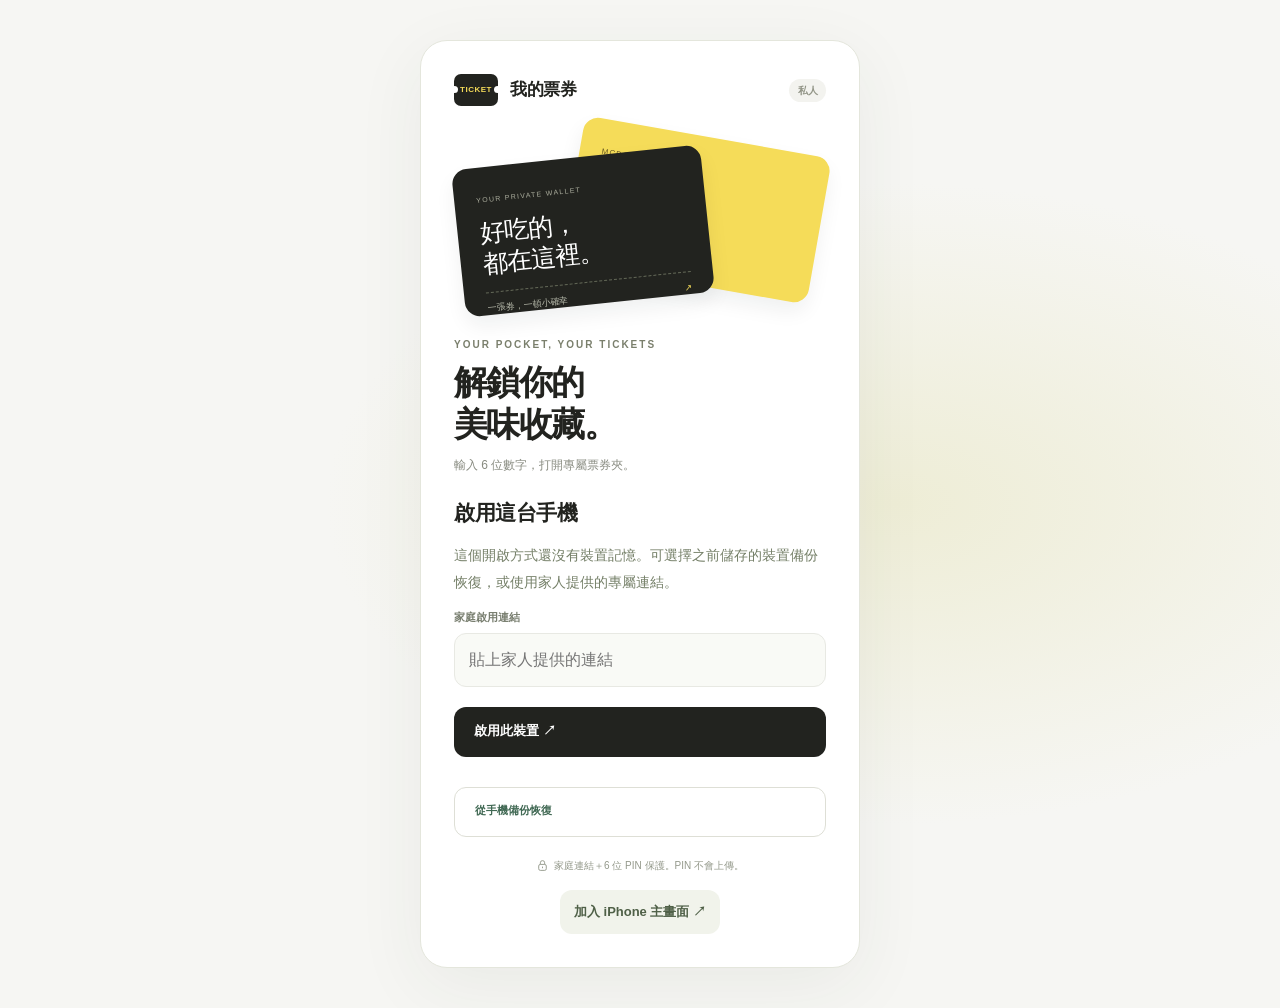
<file: docs/index.html>
<!doctype html>
<html lang="zh-Hant"><head>
<meta charset="UTF-8"><meta name="viewport" content="width=device-width,initial-scale=1,viewport-fit=cover">
<meta name="theme-color" content="#f6f6f3"><meta name="referrer" content="no-referrer"><meta name="robots" content="noindex,nofollow"><meta http-equiv="Content-Security-Policy" content="default-src 'self'; script-src 'self'; style-src 'self' 'unsafe-inline'; img-src 'self' data: blob:; connect-src 'self' https://private-voucher-vault.linyuxian517.chatgpt.site; object-src 'none'; base-uri 'self'; form-action 'self'">
<meta name="apple-mobile-web-app-capable" content="yes"><meta name="apple-mobile-web-app-status-bar-style" content="default"><meta name="apple-mobile-web-app-title" content="我的票券">
<link rel="manifest" href="./manifest.webmanifest?v=7"><link rel="icon" href="./favicon.svg?v=7" type="image/svg+xml"><link rel="apple-touch-icon" sizes="180x180" href="./apple-touch-icon.png?v=7"><meta name="mobile-web-app-capable" content="yes"><meta name="format-detection" content="telephone=no"><link rel="stylesheet" href="./style.css?v=7">
<title>我的票券 · 私密保管箱</title><script type="module" src="./app.js?v=7"></script></head>
<body><div id="notice" class="notice" role="status" hidden></div>
<section id="auth" class="auth-page">
 <div class="auth-panel">
  <div class="brand"><span class="brand-mark">TICKET</span><span>我的票券</span><span class="private-tag">私人</span></div>
  <div class="wallet-art" aria-hidden="true"><div class="art-ticket back"><span>MCDONALD’S</span><i></i><b>留一份好心情。</b></div><div class="art-ticket front"><span>YOUR PRIVATE WALLET</span><b>好吃的，<br>都在這裡。</b><div class="art-bottom">一張券，一頓小確幸 <span>↗</span></div></div></div>
  <div class="auth-heading"><span class="eyebrow">YOUR POCKET, YOUR TICKETS</span><h1>解鎖你的<br>美味收藏。</h1><p class="subtitle">輸入 6 位數字，打開專屬票券夾。</p></div>
  <div id="setupInfo" class="warning" hidden></div>
  <section id="activation" class="activation" hidden><h2>啟用這台手機</h2><p>這個開啟方式還沒有裝置記憶。可選擇之前儲存的裝置備份恢復，或使用家人提供的專屬連結。</p><form id="activationForm"><label for="familyLinkInput">家庭啟用連結</label><input id="familyLinkInput" type="password" autocomplete="off" autocapitalize="off" spellcheck="false" placeholder="貼上家人提供的連結" required><button id="activateSubmit" class="btn primary wide" type="submit">啟用此裝置 ↗</button></form><label class="btn outline wide recovery-button">從手機備份恢復<input id="deviceRecoveryFile" type="file" accept="application/json,.json" hidden></label></section>
 <form id="authForm">
   <label for="password">6 位數字 PIN</label><input id="password" class="pin-input" type="password" inputmode="numeric" pattern="[0-9]{6}" minlength="6" maxlength="6" autocomplete="current-password" placeholder="••••••" enterkeyhint="go" autocapitalize="off" spellcheck="false" aria-label="六位數字保管箱密碼" required>
   <div id="confirmWrap" hidden><label for="confirm">再輸入一次</label><input id="confirm" class="pin-input" type="password" inputmode="numeric" pattern="[0-9]{6}" minlength="6" maxlength="6" autocomplete="new-password" placeholder="••••••" enterkeyhint="go" autocapitalize="off" spellcheck="false" aria-label="再次輸入六位數字密碼"></div>
<button id="authSubmit" class="btn primary wide" type="submit">打開我的票券 <span>↗</span></button>
  </form>
  <p id="authError" class="error" role="alert" hidden></p>
  <div class="legal"><svg viewBox="0 0 24 24" fill="none" stroke="currentColor" stroke-width="1.7" aria-hidden="true"><rect x="5" y="10" width="14" height="11" rx="3"/><path d="M8 10V7a4 4 0 018 0v3"/><path d="M12 14v3"/></svg><span>家庭連結＋6 位 PIN 保護。PIN 不會上傳。</span></div>
 <button type="button" id="installHelpAuth" class="install-link">加入 iPhone 主畫面 ↗</button><p id="standaloneHint" class="standalone-hint" hidden>已從主畫面開啟 · 我的票券</p>
 </div>
</section>
<div id="main" hidden>
<header class="header"><div class="container header-inner"><div class="brand"><span class="brand-mark">TICKET</span><span>我的票券</span></div><div class="header-actions"><button type="button" id="refreshBtn" class="sync-button" aria-label="重新同步票券"><span class="sync-chip" id="syncState">同步中</span></button><button class="icon-btn" id="settingsBtn" aria-label="保管箱設定"><svg viewBox="0 0 24 24" fill="none" stroke="currentColor" stroke-width="1.7" aria-hidden="true"><path d="M4 7h16M4 17h16"/><circle cx="9" cy="7" r="3" fill="white"/><circle cx="15" cy="17" r="3" fill="white"/></svg></button><button class="icon-btn" id="logoutBtn" aria-label="鎖定保管箱"><svg viewBox="0 0 24 24" fill="none" stroke="currentColor" stroke-width="1.7" aria-hidden="true"><rect x="5" y="10" width="14" height="11" rx="3"/><path d="M8 10V7a4 4 0 018 0v3"/><path d="M12 14v3"/></svg></button></div></div></header>
<main class="container">
 <section class="hero"><div class="hero-copy"><span class="eyebrow">YOUR PRIVATE TICKET WALLET</span><h2>今天想吃什麼？</h2><p>家人的票券，隨時準備好。</p><span class="hero-private"><svg viewBox="0 0 24 24" fill="none" stroke="currentColor" stroke-width="1.7" aria-hidden="true"><rect x="5" y="10" width="14" height="11" rx="3"/><path d="M8 10V7a4 4 0 018 0v3"/><path d="M12 14v3"/></svg> 家人專屬票券夾</span></div><div class="hero-art" aria-hidden="true"><div class="mini-ticket"><span>McDonald’s</span><b>好心情<br>兌換中。</b><i></i><span>KEEP IT IN YOUR POCKET</span></div><div class="art-circle">M</div></div></section>
 <section class="stat-row" aria-label="票券統計"><div class="stat available"><div>已確認未用</div><strong id="countUnused">0</strong><small>張票券</small></div><div class="stat"><div>已經使用</div><strong id="countUsed">0</strong><small>張票券</small></div><div class="stat"><div>已經過期</div><strong id="countExpired">0</strong><small>張票券</small></div></section>
 <section class="content-head"><div><h3>口袋裡的票券</h3><p id="listSubtitle">正在整理你的收藏…</p></div><div class="add-actions"><button type="button" class="btn outline" id="batchAdd"><svg viewBox="0 0 24 24" fill="none" stroke="currentColor" stroke-width="1.7" aria-hidden="true"><rect x="5" y="5" width="15" height="15" rx="3"/><path d="M5 15l4-4 5 6 3-3 3 4M2 15V5a3 3 0 013-3h10"/><circle cx="15" cy="10" r="1"/></svg><span>批次匯入</span></button><button type="button" class="btn primary" id="addBtn"><svg viewBox="0 0 24 24" fill="none" stroke="currentColor" stroke-width="1.8" aria-hidden="true"><path d="M12 5v14M5 12h14"/></svg><span>新增票券</span></button></div></section>
 <input type="file" id="batchFiles" multiple accept="image/jpeg,image/png,image/webp" hidden>
 <section class="toolbar"><div class="tabs" role="tablist" aria-label="使用狀態"><button class="tab" data-filter="unconfirmed" role="tab" aria-selected="false">待確認 <span id="countUnconfirmed">0</span></button><button class="tab active" data-filter="unused" role="tab" aria-selected="true">未使用</button><button class="tab" data-filter="used" role="tab" aria-selected="false">已使用</button><button class="tab" data-filter="expired" role="tab" aria-selected="false">已過期</button><button class="tab" data-filter="all" role="tab" aria-selected="false">全部</button></div><div class="toolbar-right"><input id="search" enterkeyhint="search" type="search" placeholder="搜尋品項" aria-label="搜尋品項"><select id="sort" aria-label="排序"><option value="expiry">快到期優先</option><option value="recent">最近更新</option><option value="name">品項名稱</option></select></div></section>
 <div id="offlineMessage" class="warning" hidden>目前離線，可查看已載入的票券；新增和修改需連線。</div><div id="pendingMessage" class="warning" hidden>票券加密儲存中，請保持網站開啟。</div>
 <section id="cards" class="cards" aria-live="polite"></section>
 <footer class="footer"><svg viewBox="0 0 24 24" fill="none" stroke="currentColor" stroke-width="1.7" aria-hidden="true"><rect x="5" y="10" width="14" height="11" rx="3"/><path d="M8 10V7a4 4 0 018 0v3"/><path d="M12 14v3"/></svg><span>你的私人收藏 · 加密保存，安心出示</span></footer>
</main></div>
<div id="identityPrompt" hidden></div><button id="customName" hidden></button>
<div id="modal" class="modal-layer" hidden><div class="dialog" role="dialog" aria-modal="true" aria-labelledby="modalTitle"><div class="dialog-head"><div><span id="modalEyebrow" class="eyebrow"></span><h3 id="modalTitle">票券</h3></div><button type="button" id="closeModal" class="close-btn" aria-label="關閉">×</button></div><div id="modalBody"></div></div></div>
</body></html>
</file>
<file: docs/style.css>
:root{--bg:#f6f6f3;--ink:#22231f;--muted:#888b80;--line:#e8e9e3;--yellow:#f5dc59;--green:#416954;color-scheme:light;font-family:-apple-system,BlinkMacSystemFont,'PingFang TC','Noto Sans TC','Microsoft JhengHei',sans-serif}*{box-sizing:border-box}body{margin:0;background:var(--bg);color:var(--ink);line-height:1.5;-webkit-text-size-adjust:100%}button,input,select,textarea{font:inherit}button{cursor:pointer}button:disabled{opacity:.45;cursor:wait}[hidden]{display:none!important}svg{width:22px;height:22px;flex-shrink:0}button:focus-visible,a:focus-visible{outline:3px solid #c7a624;outline-offset:4px}input:focus,textarea:focus,select:focus{outline:0;border-color:#55584d;box-shadow:0 0 0 3px #eaeacb}button{touch-action:manipulation}.container{max-width:1060px;margin:auto;padding:0 32px}.brand{display:flex;align-items:center;gap:12px;font-size:17px;font-weight:750;letter-spacing:-.5px}.brand-mark{display:flex;align-items:center;justify-content:center;font-size:8px;font-weight:850;letter-spacing:.5px;width:44px;height:32px;border-radius:7px;background:var(--ink);color:var(--yellow);position:relative}.brand-mark:before,.brand-mark:after{content:'';width:7px;height:7px;background:var(--bg);border-radius:50%;position:absolute;top:12px}.brand-mark:before{left:-3px}.brand-mark:after{right:-3px}.private-tag{margin-left:auto;background:#f3f3ef;color:#929587;border-radius:20px;padding:4px 9px;font-size:10px;font-weight:600}.eyebrow{display:block;font-size:10px;font-weight:650;letter-spacing:2px;color:#7a7f6c}.btn{display:inline-flex;align-items:center;justify-content:center;gap:8px;border:0;min-height:45px;padding:12px 19px;border-radius:12px;font-size:13px;font-weight:650;line-height:1.3;transition:transform .15s,background .15s}.btn:active{transform:scale(.97)}.btn.primary{background:var(--ink);color:white}.btn.primary:hover{background:#3b3d34}.btn.outline{background:#fff;border:1px solid #dedfd6;color:#505448}.btn.green{background:#416954;color:white}.btn.danger{background:#fff0ed;color:#b85141}.btn.wide{width:100%}.btn.mini{min-height:36px;padding:8px 13px}.text-btn{background:none;border:0;color:#6d735e;font-size:12px;padding:8px 0}.auth-page{min-height:100dvh;display:flex;align-items:center;justify-content:center;padding:40px 20px;background:radial-gradient(ellipse at 50% 20%,#f0efdd 0,transparent 55%),var(--bg)}.auth-panel{width:100%;max-width:410px;padding:30px;border:1px solid #e4e6dc;background:#fff;border-radius:27px;box-shadow:0 18px 70px #373a3010}.auth-panel .brand-mark:before,.auth-panel .brand-mark:after{background:white}.wallet-art{height:174px;margin:24px 0 27px;position:relative}.art-ticket{position:absolute;border-radius:15px;padding:18px 22px;width:250px;height:148px;box-shadow:0 10px 20px #161d1910}.art-ticket.back{background:var(--yellow);right:5px;top:0;transform:rotate(10deg);color:#6c5d24}.art-ticket.back span{font-size:8px;letter-spacing:1px}.art-ticket.back b{display:block;margin-top:45px;font-size:17px}.art-ticket.front{background:var(--ink);color:white;left:4px;top:21px;transform:rotate(-6deg)}.art-ticket.front>span{font-size:7px;color:#acae9e;letter-spacing:1.3px}.art-ticket.front>b{display:block;font-weight:550;font-size:25px;line-height:1.25;margin-top:8px;letter-spacing:-.8px}.art-bottom{border-top:1px dashed #636857;margin-top:12px;padding-top:9px;color:#babdae;font-size:9px;display:flex;justify-content:space-between}.art-bottom span{color:var(--yellow)}.auth-heading h1{font-size:34px;line-height:1.23;font-weight:650;letter-spacing:-1.6px;margin:10px 0 10px}.subtitle{font-size:12px;color:var(--muted);margin:0 0 23px}.auth-panel label{display:block;font-size:11px;font-weight:650;color:#777d6e;margin:13px 0 7px}.pin-input{width:100%;height:58px;border-radius:12px;border:1px solid #e2e4db;background:#f9faf6;text-align:center;font-size:25px;letter-spacing:17px;text-indent:17px;color:var(--ink);font-variant-numeric:tabular-nums}.pin-input::placeholder{color:#c5c8ba}.auth-panel .wide{margin-top:20px;min-height:50px;border-radius:12px;justify-content:space-between;padding:15px 20px}.legal{display:flex;align-items:center;justify-content:center;gap:5px;margin-top:20px;font-size:10px;color:#93988a;line-height:1.7}.legal svg{width:13px;height:13px}.error{color:#b35644;background:#fff1ec;border-radius:10px;padding:11px 13px;font-size:12px}.header{position:sticky;top:0;z-index:5;background:#f6f6f3ed;backdrop-filter:blur(16px);border-bottom:1px solid #e7e8df}.header-inner{display:flex;align-items:center;justify-content:space-between;min-height:77px;gap:10px}.header-actions{display:flex;align-items:center;gap:8px}.icon-btn{display:flex;align-items:center;justify-content:center;background:#fff;border:1px solid #e0e2d8;width:39px;height:39px;border-radius:12px;color:#565d4f}.icon-btn svg{width:19px;height:19px}.sync-chip{font-size:10px;color:#7a8972;margin-right:6px;white-space:nowrap}.sync-chip.offline{color:#b6804c}.hero{display:flex;justify-content:space-between;gap:22px;align-items:center;padding:38px 38px;background:#ebeddf;border-radius:25px;margin:30px 0 17px;position:relative;overflow:hidden;min-height:250px}.hero-copy{position:relative;z-index:1}.hero h2{font-size:42px;font-weight:650;line-height:1.17;letter-spacing:-2px;margin:12px 0 13px}.hero p{color:#898e7a;font-size:12px;margin:0}.hero-private{display:flex;align-items:center;gap:5px;font-size:10px;margin-top:20px;color:#6f795e}.hero-private svg{width:13px;height:13px}.hero-art{width:250px;height:200px;position:relative;flex-shrink:0}.mini-ticket{width:177px;height:194px;background:#fffef8;box-shadow:0 16px 30px #444b1b14;border-radius:15px;transform:rotate(12deg);position:absolute;right:31px;top:5px;padding:20px 21px;color:#2b3024}.mini-ticket>span:first-child{font-size:9px;font-weight:700}.mini-ticket b{display:block;margin:19px 0 20px;font-size:29px;line-height:1.2;font-weight:600;letter-spacing:-1px}.mini-ticket i{display:block;border-top:1px dashed #d7dacc;margin-bottom:13px}.mini-ticket>span:last-child{font-size:6px;letter-spacing:1.1px;color:#9b9f8d}.art-circle{position:absolute;right:0;bottom:0;border:5px solid #ebeddf;background:#f5dc59;color:#6e5c23;width:76px;height:76px;border-radius:50%;display:grid;place-items:center;font-family:Georgia,serif;font-weight:850;font-size:42px;transform:rotate(-9deg)}.stat-row{display:grid;grid-template-columns:repeat(3,1fr);gap:12px;margin-bottom:37px}.stat{position:relative;border:1px solid #e4e7dc;border-radius:18px;padding:18px 23px;background:transparent}.stat.available{background:var(--ink);color:#fafbf4;border-color:var(--ink)}.stat>div{font-size:11px;color:#92998a}.stat.available>div{color:#bdc3af}.stat strong{display:inline-block;font-size:36px;line-height:1.3;font-weight:550;letter-spacing:-1px;margin-top:5px}.stat small{font-size:10px;color:#9ca291;margin-left:9px}.stat.available strong{color:var(--yellow)}.content-head{display:flex;align-items:center;justify-content:space-between;gap:18px;margin-bottom:19px}.content-head h3{font-size:22px;font-weight:650;letter-spacing:-.6px;margin:0 0 4px}.content-head p{margin:0;color:#9a9f90;font-size:11px}.add-actions{display:flex;gap:8px}.add-actions svg{width:16px;height:16px}.toolbar{display:flex;align-items:center;justify-content:space-between;gap:12px;margin-bottom:19px}.tabs{display:flex;gap:4px;border-radius:12px;background:#e9ece3;padding:4px}.tab{min-height:38px;padding:9px 14px;border:0;border-radius:9px;color:#8a9280;background:transparent;font-size:12px;font-weight:550;white-space:nowrap}.tab.active{color:#353c2e;background:#fff;box-shadow:0 1px 4px #31431708}.toolbar-right{display:flex;gap:7px}.toolbar-right input,.toolbar-right select{height:43px;padding:0 12px;background:transparent;border:1px solid #e0e4d9;border-radius:10px;font-size:11px;min-width:0;color:#747f67}.toolbar-right input{width:165px}.toolbar-right select{width:113px}.cards{display:grid;grid-template-columns:repeat(2,minmax(0,1fr));gap:16px}.card{position:relative;border-radius:21px;background:white;box-shadow:0 4px 13px #33472405;border:1px solid #e8ebe3;padding:20px 23px;min-width:0;overflow:hidden}.card-label{display:flex;justify-content:space-between;align-items:center;gap:12px;font-size:11px;color:#828b74;margin-bottom:21px}.card-label>span:first-child{letter-spacing:.1px;font-weight:700}.pill{font-size:9px;font-weight:550;padding:4px 8px;border-radius:6px;white-space:nowrap}.pill.unused{color:#6c795c;background:#f0f4e9}.pill.used{color:#8f9786;background:#f0f1ed}.pill.expired{color:#ae8260;background:#fbf2e9}.card-top{display:flex;gap:15px;align-items:center;min-height:68px}.food-emoji{width:59px;height:59px;border-radius:15px;background:#fff8e3;display:flex;align-items:center;justify-content:center;flex-shrink:0}.food-emoji svg{width:38px;height:38px}.card-head{min-width:0;flex:1}.card-head strong{display:block;font-size:16px;font-weight:650;line-height:1.55;overflow-wrap:anywhere;letter-spacing:-.25px}.meta{color:#a0a692;font-size:10px;margin-top:5px}.used-by{color:#969e8b;font-size:10px;margin-top:5px}.card-bottom{display:flex;gap:10px;border-top:1px dashed #e1e6d8;margin-top:22px;padding-top:18px}.card-bottom .btn{flex:1;min-height:41px;font-size:11px;white-space:nowrap;padding:11px 8px;border-radius:10px}.card:before,.card:after{content:'';position:absolute;width:18px;height:18px;border-radius:50%;background:var(--bg);bottom:67px;border:1px solid #e8ebe3}.card:before{left:-10px}.card:after{right:-10px}.empty{grid-column:1/-1;border:1px dashed #d6ddcc;border-radius:22px;min-height:210px;display:flex;align-items:center;justify-content:center;flex-direction:column;color:#9aa38c;padding:30px 18px;font-size:11px;gap:7px}.empty b{font-size:16px;color:#788565;font-weight:600;margin-top:5px}.empty-icon{display:grid;place-items:center;background:#edf0e5;border-radius:14px;width:54px;height:54px;color:#a8b196;transform:rotate(-8deg)}.empty-icon svg{width:25px;height:25px}.footer{display:flex;align-items:center;justify-content:center;gap:6px;color:#a6ad99;font-size:10px;padding:32px 0 45px}.footer svg{width:13px;height:13px}.notice{position:fixed;bottom:max(24px,env(safe-area-inset-bottom));left:50%;transform:translateX(-50%);z-index:101;background:#24291f;color:#fafcf4;padding:13px 19px;border-radius:12px;box-shadow:0 8px 30px #15241120;font-size:12px;max-width:90vw;text-align:center}.warning{padding:13px 16px;background:#fbf4dd;color:#9c8444;border:1px solid #efe5bf;border-radius:12px;font-size:12px;margin:15px 0}.modal-layer{position:fixed;inset:0;background:#1b251bbb;backdrop-filter:blur(8px);display:flex;align-items:center;justify-content:center;padding:20px;z-index:50}.dialog{width:100%;max-width:520px;max-height:90dvh;overflow:auto;background:#fff;border-radius:25px;padding:28px;box-shadow:0 20px 60px #10200d30}.dialog-head{display:flex;justify-content:space-between;align-items:flex-start;gap:15px;margin-bottom:22px}.dialog-head h3{font-size:23px;font-weight:650;letter-spacing:-.6px;margin:8px 0 0;line-height:1.4;overflow-wrap:anywhere}.close-btn{width:35px;height:35px;border:0;background:#f3f5ee;border-radius:50%;font-size:23px;font-weight:300;color:#939d85;flex-shrink:0}.edit-form label{display:block;font-size:12px;font-weight:550;margin-bottom:18px;color:#737e65}.edit-form input,.edit-form textarea{display:block;width:100%;border:1px solid #e0e6d8;border-radius:11px;padding:12px 14px;margin-top:7px;background:#fbfcf9;color:#333f2b;font-size:14px}.edit-form textarea{min-height:80px;resize:vertical}.edit-form input[type=file]{font-size:11px}.row-actions{display:flex;flex-wrap:wrap;gap:9px;margin-top:22px}.row-actions .btn{flex:1}.details,.muted{font-size:12px;color:#929d82;line-height:1.9}.details{color:#7d8b6a}.form-note{font-size:10px;color:#a1aa91;line-height:1.7;margin:-8px 0 19px}.preview-cover{background:#f6f8f1;border:1px solid #e7ecdf;border-radius:19px;text-align:center;padding:30px 15px;margin:20px 0}.preview-lock{display:grid;place-items:center;border-radius:50%;background:#eaf0e1;width:52px;height:52px;margin:0 auto 15px;color:#899776}.preview-lock svg{width:23px;height:23px}.preview-cover strong{font-size:16px;font-weight:600;color:#6b7b56}.preview-cover .btn{margin-top:8px}.photo-scroll{max-height:56dvh;overflow:auto;overscroll-behavior:contain;background:#f4f6f0;border-radius:12px;margin-top:12px;padding:8px;text-align:center}.voucher-image{display:block;max-width:100%;height:auto;margin:0 auto;border-radius:10px}.photo-scroll.zoom .voucher-image{width:650px;max-width:none}.privacy-tag{font-size:12px;color:#778c61;background:#eef5e6;border-radius:11px;padding:13px 15px}.modal-open{overflow:hidden}
@media(min-width:1050px){.auth-panel{max-width:440px;padding:33px}.auth-page{background:radial-gradient(ellipse at 70% 50%,#eeedd6 0,transparent 45%),#f6f6f3}.auth-panel .wallet-art{margin-top:30px}.hero h2{font-size:46px}.hero-art{margin-right:25px}}
@media(max-width:720px){.container{padding:0 20px}.header-inner{min-height:68px}.brand{font-size:16px;gap:9px}.brand-mark{width:40px;height:29px;font-size:7px}.brand-mark:before,.brand-mark:after{top:11px}.header-actions{gap:6px}.sync-chip{font-size:9px;margin-right:3px}.icon-btn{width:35px;height:35px;border-radius:11px}.hero{padding:27px 23px;margin:20px 0 13px;border-radius:22px;min-height:225px;gap:8px}.hero h2{font-size:33px;letter-spacing:-1.5px;margin-top:12px}.hero .eyebrow{font-size:7px;letter-spacing:1.3px}.hero p{font-size:10px;max-width:156px}.hero-private{margin-top:15px;font-size:9px}.hero-art{width:118px;height:159px}.mini-ticket{width:117px;height:151px;right:0;top:0;border-radius:12px;padding:17px 13px}.mini-ticket>span:first-child{font-size:7px}.mini-ticket b{font-size:22px;margin:16px 0 17px}.mini-ticket i{margin-bottom:10px}.mini-ticket>span:last-child{font-size:4px;letter-spacing:.5px}.art-circle{width:50px;height:50px;font-size:26px;right:-9px;bottom:-11px;border-width:4px}.stat-row{gap:9px;margin-bottom:28px}.stat{padding:14px 13px;border-radius:15px}.stat>div{font-size:9px}.stat strong{font-size:28px;margin-top:5px;display:block}.stat small{display:block;font-size:8px;margin:0}.content-head{align-items:flex-start;gap:12px;margin-bottom:18px}.content-head h3{font-size:20px}.content-head p{font-size:10px}.add-actions{position:fixed;bottom:0;left:0;right:0;z-index:7;padding:13px 20px calc(13px + env(safe-area-inset-bottom));background:#f6f6f3ef;backdrop-filter:blur(15px);border-top:1px solid #e3e8d9;gap:10px}.add-actions .btn{flex:1;min-height:46px;border-radius:12px}.toolbar{flex-direction:column;align-items:stretch;gap:12px;margin-bottom:17px}.tabs{justify-content:space-between;background:#e8ece1;border-radius:11px}.tab{flex:1;padding:9px 10px;font-size:11px;min-height:36px}.toolbar-right{width:100%;gap:9px}.toolbar-right input{flex:1;width:0;height:40px}.toolbar-right select{width:115px;height:40px}.cards{grid-template-columns:1fr;gap:14px}.card{padding:19px 20px;border-radius:20px}.card-label{margin-bottom:18px;font-size:10px}.card-head strong{font-size:16px}.card-bottom{margin-top:19px;padding-top:16px}.card-bottom .btn{min-height:42px;font-size:11px}.card:before,.card:after{bottom:65px}.footer{padding:27px 0 calc(115px + env(safe-area-inset-bottom));font-size:9px}.notice{bottom:calc(90px + env(safe-area-inset-bottom));font-size:11px}.modal-layer{padding:0;align-items:flex-end}.dialog{border-radius:25px 25px 0 0;max-height:92dvh;padding:26px 22px calc(27px + env(safe-area-inset-bottom))}.dialog-head h3{font-size:22px}.auth-page{padding:25px 20px}.auth-panel{padding:25px;box-shadow:none;border-radius:24px}.auth-heading h1{font-size:32px}.wallet-art{height:157px;margin:20px 0 24px}.art-ticket{height:137px;width:226px;padding:16px 20px}.art-ticket.front>b{font-size:23px}.art-bottom{margin-top:9px;padding-top:8px}.art-ticket.back{right:0}.legal{font-size:9px}}
@media(max-width:360px){.container{padding:0 15px}.hero{padding:24px 18px}.hero h2{font-size:29px}.hero-art{width:100px}.mini-ticket{width:101px}.mini-ticket b{font-size:20px}.hero p{font-size:9px}.hero-private{font-size:8px}.auth-panel{padding:22px}.art-ticket{width:205px}.art-ticket.front{left:0}.wallet-art{margin-top:17px}.sync-chip{display:none}}
@media(prefers-reduced-motion:reduce){*{transition:none!important}}

.pill.unconfirmed{color:#937123;background:#fff4d4}.tabs{overflow-x:auto}.tab{white-space:nowrap}#countUnconfirmed{font-variant-numeric:tabular-nums;margin-left:3px}@media(max-width:380px){.tab{padding:9px 7px;font-size:10px}}

/* Phone and Home Screen layout. Keep system zoom and text scaling available. */
:root{--safe-top:env(safe-area-inset-top,0px);--safe-bottom:env(safe-area-inset-bottom,0px)}
html{scroll-padding-top:100px}body{min-height:100svh}button,a,input,select,textarea{-webkit-tap-highlight-color:transparent}.sync-button{border:1px solid var(--line);background:#fff;border-radius:12px;min-height:44px;padding:0 11px}.sync-button .sync-chip{margin:0;font-size:11px}.install-link{display:block;margin:16px auto 0;padding:10px 14px;min-height:44px;border:0;background:#f1f3eb;border-radius:12px;color:#4f6047;font-size:13px;font-weight:650}.standalone-hint{text-align:center;font-size:12px;color:#6e7d61;margin:16px 0 0}.install-guide{color:#68745c;font-size:15px;line-height:1.8}.install-app-icon{display:flex;align-items:center;gap:14px;margin-bottom:22px}.install-app-icon img{border-radius:15px;flex-shrink:0}.install-app-icon strong{display:block;font-size:19px;color:var(--ink)}.install-app-icon span{display:block;font-size:13px;margin-top:3px}.install-guide h4{color:var(--ink);font-size:20px}.install-steps{padding-left:26px;margin:0}.install-steps li{padding-left:5px;margin-bottom:20px}.install-steps b{display:block;color:var(--ink);font-size:16px}.install-steps span{display:block;font-size:14px;margin-top:5px}.hide-code{width:100%;margin:0 0 10px}.dialog-head .close-btn{min-width:44px;min-height:44px}.dialog{scrollbar-gutter:stable}.preview-cover .btn{min-height:48px}.edit-form input,.edit-form textarea{font-size:16px}.keyboard-open .add-actions{display:none}.keyboard-open .notice{bottom:calc(16px + var(--safe-bottom))}
@media(max-width:720px){
 .container{padding-left:max(16px,env(safe-area-inset-left));padding-right:max(16px,env(safe-area-inset-right))}
 .header{padding-top:var(--safe-top)}.header-inner{min-height:64px;gap:8px}.header-actions{gap:4px}.header .brand{gap:8px;font-size:15px}.header .brand-mark{width:35px;height:27px;font-size:6px}.icon-btn{width:44px;height:44px;border-radius:12px}.icon-btn svg{width:21px;height:21px}.sync-button{padding:0 8px}.sync-button .sync-chip{font-size:11px}
 .hero{min-height:122px;padding:20px;margin:16px 0 12px;border-radius:20px;gap:12px}.hero .eyebrow{font-size:8px;letter-spacing:1.1px}.hero h2{font-size:26px;line-height:1.25;letter-spacing:-1px;margin:8px 0}.hero p{font-size:13px;max-width:none}.hero-private{display:none}.hero-art{width:70px;height:80px}.mini-ticket{width:68px;height:79px;padding:10px 8px;top:0;right:0;border-radius:8px}.mini-ticket>span:first-child{font-size:5px}.mini-ticket b{font-size:12px;margin:8px 0 0;letter-spacing:0}.mini-ticket i,.mini-ticket>span:last-child,.art-circle{display:none}
 .stat-row{gap:8px;margin-bottom:24px}.stat{padding:12px;border-radius:15px}.stat>div{font-size:12px;color:#6d765e}.stat strong{font-size:28px;line-height:1.2;margin:5px 0 2px}.stat small{font-size:11px}.content-head{margin-bottom:12px}.content-head h3{font-size:21px}.content-head p{font-size:12px;line-height:1.6}
 .toolbar{position:sticky;top:calc(65px + var(--safe-top));z-index:4;gap:10px;background:var(--bg);padding:8px 0 12px;margin-bottom:6px}.tabs{gap:2px;justify-content:flex-start;padding:4px;max-width:100%;scrollbar-width:none}.tabs::-webkit-scrollbar{display:none}.tab{font-size:13px;min-height:44px;padding:10px 12px;flex:1 0 auto}.toolbar-right input,.toolbar-right select{height:46px;font-size:16px;background:#fff}.toolbar-right select{width:138px}.toolbar-right input{width:0;min-width:0}.toolbar-right{gap:8px}
 .cards{gap:14px}.card{padding:18px;border-radius:19px}.card-label{font-size:12px;margin-bottom:14px}.pill{font-size:12px;padding:4px 9px}.card-head strong{font-size:17px;line-height:1.6}.meta,.used-by{font-size:13px;line-height:1.65;color:#748066}.card-top{gap:12px}.food-emoji{width:52px;height:52px;border-radius:14px}.food-emoji svg{width:35px;height:35px}.card-bottom{gap:9px;margin-top:16px;padding-top:16px}.card-bottom .btn{min-height:48px;font-size:14px;padding:12px 8px;white-space:normal}.card:before,.card:after{bottom:73px}
 .add-actions{padding:12px max(16px,env(safe-area-inset-left)) calc(12px + var(--safe-bottom));gap:10px}.add-actions .btn{min-height:48px;font-size:15px}.footer{font-size:11px;padding:24px 0 calc(112px + var(--safe-bottom));gap:5px}.notice{font-size:14px;line-height:1.7;width:max-content;max-width:calc(100vw - 32px);bottom:calc(92px + var(--safe-bottom));padding:12px 16px}.warning{font-size:14px;line-height:1.8}.empty{font-size:14px}.empty b{font-size:18px}
 .auth-page{align-items:center;min-height:100svh;min-height:100dvh;padding:calc(20px + var(--safe-top)) max(16px,env(safe-area-inset-left)) calc(20px + var(--safe-bottom))}.auth-panel{padding:24px;max-width:400px}.wallet-art{height:112px;margin:16px 0 24px}.art-ticket{width:198px;height:106px;padding:11px 16px;border-radius:12px}.art-ticket.front{top:10px}.art-ticket.front>b{font-size:19px;margin-top:6px}.art-ticket.front>span{font-size:6px}.art-bottom{font-size:7px;margin-top:6px;padding-top:5px}.art-ticket.back b{font-size:13px;margin-top:31px}.auth-heading .eyebrow{font-size:8px}.auth-heading h1{font-size:28px;line-height:1.25;letter-spacing:-1px}.subtitle{font-size:14px;margin-bottom:18px}.auth-panel label{font-size:14px}.pin-input{height:58px;font-size:26px;letter-spacing:14px;text-indent:14px}.auth-panel .wide{font-size:16px;min-height:52px;margin-top:18px}.legal{font-size:12px;align-items:flex-start;margin-top:16px;text-align:center}.legal svg{width:15px;height:15px;margin-top:3px}.private-tag{font-size:12px}.auth-panel .install-link{width:100%;font-size:14px}.keyboard-open .wallet-art{display:none}.keyboard-open .auth-heading h1{font-size:24px}.keyboard-open .auth-page{align-items:flex-start;min-height:var(--visible-height,100dvh);padding-top:12px}.keyboard-open .legal,.keyboard-open .install-link,.keyboard-open .standalone-hint{display:none}
 .modal-layer{padding-top:var(--safe-top)}.dialog{max-height:calc(var(--visible-height,100dvh) - var(--safe-top));padding:22px 20px calc(22px + var(--safe-bottom));scrollbar-gutter:auto}.dialog-head{gap:10px;margin-bottom:18px}.dialog-head h3{font-size:21px}.dialog-head .eyebrow{font-size:10px}.dialog-head .close-btn{font-size:28px}.details,.muted{font-size:14px}.form-note{font-size:13px;line-height:1.8}.edit-form label{font-size:14px}.edit-form input[type=file]{font-size:14px}.row-actions .btn{font-size:15px;min-height:48px}.preview-cover strong{font-size:18px}.preview-cover .btn{font-size:15px}.photo-scroll{max-height:60dvh;padding:0;border-radius:10px}.voucher-image{border-radius:0}.photo-scroll.zoom .voucher-image{width:650px;max-width:none}.privacy-tag{font-size:14px}.text-btn{font-size:14px;min-height:44px;display:inline-flex;align-items:center}
 .code-open .dialog{display:flex;flex-direction:column;border-radius:0;height:calc(var(--visible-height,100dvh) - var(--safe-top));max-height:none;overflow:hidden;padding-top:14px}.code-open .dialog-head{flex-shrink:0;margin-bottom:12px}.code-open .dialog-head .eyebrow{display:none}.code-open .dialog-head h3{font-size:16px;line-height:1.5;margin:0}.code-open #modalBody{display:flex;flex-direction:column;flex:1;min-height:0}.code-open #modalBody>.details,.code-open #modalBody>.used-by,.code-open #modalBody>.row-actions,.code-open #modalBody>.danger{display:none}.code-open .preview-cover{display:flex;flex-direction:column;flex:1;min-height:0;margin:0;padding:0;border:0;background:#fff}.code-open .photo-scroll{flex:1;min-height:0;max-height:none;order:0;margin:0;background:#fff}.code-open .hide-code{order:2;flex-shrink:0;margin:10px 0 0}.code-open .preview-cover>.btn:not(.hide-code){order:1;flex-shrink:0}.code-open .preview-cover .btn{min-height:44px}
}
@media(max-width:360px){.header .brand-mark{display:none}.hero{padding:16px}.hero h2{font-size:24px}.hero p{font-size:12px}.stat{padding:10px}.stat>div{font-size:11px}.tab{padding:10px 11px}.auth-panel{padding:20px}.wallet-art{height:104px}.art-ticket{width:183px;height:100px}.install-app-icon{align-items:flex-start}.card-bottom .btn{font-size:13px}}
@media(max-height:740px) and (max-width:720px){.auth-page{align-items:flex-start;padding-top:calc(14px + var(--safe-top))}.wallet-art{height:92px;margin:12px 0 17px}.art-ticket{height:91px;width:183px}.art-ticket.front>b{font-size:17px}.art-ticket.back b{margin-top:25px}.art-bottom{display:none}.auth-heading h1{font-size:25px}.auth-heading .eyebrow{display:none}.auth-panel{padding:20px}.auth-panel .brand{font-size:15px}.auth-panel label{margin-top:10px}.subtitle{margin-bottom:12px}.install-link{margin-top:10px}}
@media(display-mode:standalone){body{overscroll-behavior-y:none}.auth-page{background:var(--bg)}.header{background:var(--bg)}}
@media(prefers-reduced-motion:reduce){*,*:before,*:after{scroll-behavior:auto!important;transition:none!important;animation:none!important}}
@media(max-width:720px){.hero{display:none}.stat-row{margin-top:16px;margin-bottom:18px}.stat small{display:none}.stat strong{margin-bottom:0}.content-head p{margin-top:4px;margin-bottom:0}.dialog .wide+.wide{margin-top:10px}.empty{min-height:180px}}
@media(max-height:500px) and (orientation:landscape){.header{padding-top:var(--safe-top)}.header-inner{min-height:52px}.hero{display:none}.auth-page{padding:12px max(20px,env(safe-area-inset-left))}.auth-panel{max-width:540px}.auth-panel .wallet-art{display:none}.auth-heading h1{font-size:25px}.modal-layer{padding:0 env(safe-area-inset-right) 0 env(safe-area-inset-left)}.dialog{max-height:var(--visible-height,100dvh)}}

.activation h2{font-size:21px;letter-spacing:-.5px;margin:16px 0 8px}.activation p{font-size:14px;line-height:1.9;color:#747f67}.activation input{font-size:16px;width:100%;padding:14px;border-radius:12px;border:1px solid var(--line);background:#f9faf6}.activation .wide{margin-bottom:10px}

.edit-form .expiry-toggle{display:flex;align-items:center;gap:10px}.edit-form .expiry-toggle input{width:20px;height:20px;margin:0;flex-shrink:0;accent-color:#416954}

.recovery-button{margin-top:12px;cursor:pointer}.activation .recovery-button{color:#416954}.recovery-button:focus-within{outline:3px solid #c7a624;outline-offset:3px}
</file>
